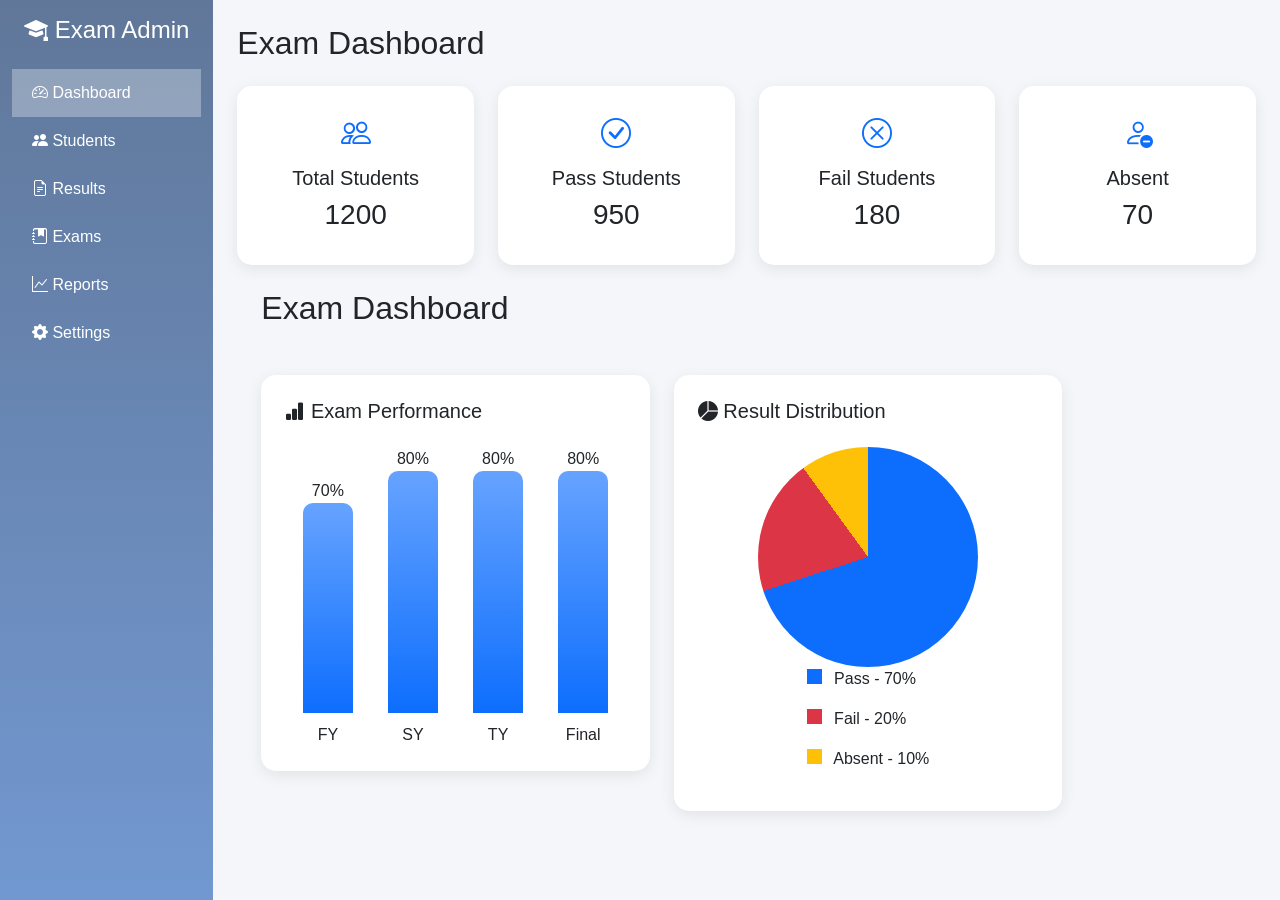
<file: index.html>
<!DOCTYPE html>
<html lang="en">
<head>
    <meta charset="UTF-8">
    <title>Exam Admin Dashboard</title>

    
    <link href="https://cdn.jsdelivr.net/npm/bootstrap@5.3.2/dist/css/bootstrap.min.css" rel="stylesheet">

    
    <link href="https://cdn.jsdelivr.net/npm/bootstrap-icons@1.11.3/font/bootstrap-icons.css" rel="stylesheet">

    
    <link rel="stylesheet" href="style.css">
</head>

<body>

<div class="container-fluid">
    <div class="row">

        
        <div class="col-lg-2 col-md-3 sidebar">
            <h4 class="text-white text-center mt-3">
                <i class="bi bi-mortarboard-fill"></i> Exam Admin
            </h4>

            <ul class="nav flex-column mt-4">

                <li class="nav-item">
                    <a class="nav-link active" href="#">
                        <i class="bi bi-speedometer2"></i> Dashboard
                    </a>
                </li>

                <li class="nav-item">
                    <a class="nav-link" href="#">
                        <i class="bi bi-people-fill"></i> Students
                    </a>
                </li>

                <li class="nav-item">
                    <a class="nav-link" href="#">
                        <i class="bi bi-file-earmark-text"></i> Results
                    </a>
                </li>

                <li class="nav-item">
                    <a class="nav-link" href="#">
                        <i class="bi bi-journal-bookmark-fill"></i> Exams
                    </a>
                </li>

                <li class="nav-item">
                    <a class="nav-link" href="#">
                        <i class="bi bi-graph-up"></i> Reports
                    </a>
                </li>

                <li class="nav-item">
                    <a class="nav-link" href="#">
                        <i class="bi bi-gear-fill"></i> Settings
                    </a>
                </li>

            </ul>
        </div>

        <!-- MAIN CONTENT -->
        <div class="col-lg-10 col-md-9 p-4 main-content">

            <h2 class="mb-4">Exam Dashboard</h2>

            <!-- STAT CARDS -->
            <div class="row g-4">

                <div class="col-md-6 col-lg-3">
                    <div class="card stat-card">
                        <i class="bi bi-people stat-icon"></i>
                        <h5>Total Students</h5>
                        <h3>1200</h3>
                    </div>
                </div>

                <div class="col-md-6 col-lg-3">
                    <div class="card stat-card">
                        <i class="bi bi-check-circle stat-icon"></i>
                        <h5>Pass Students</h5>
                        <h3>950</h3>
                    </div>
                </div>

                <div class="col-md-6 col-lg-3">
                    <div class="card stat-card">
                        <i class="bi bi-x-circle stat-icon"></i>
                        <h5>Fail Students</h5>
                        <h3>180</h3>
                    </div>
                </div>

                <div class="col-md-6 col-lg-3">
                    <div class="card stat-card">
                        <i class="bi bi-person-dash stat-icon"></i>
                        <h5>Absent</h5>
                        <h3>70</h3>
                    </div>
                </div>

            </div>

             <div class="col-lg-10 col-md-9 p-4 main-content">

            <h2 class="mb-4">Exam Dashboard</h2>

            <!-- GRAPH SECTION -->
            <div class="row mt-4 g-4">

                <!-- BAR GRAPH -->
                <div class="col-lg-6">
                    <div class="card graph-card p-4">
                        <h5 class="mb-4">
                            <i class="bi bi-bar-chart-fill"></i> Exam Performance
                        </h5>

                        <div class="bar-graph">

                            <div class="bar-box">
                                <div class="percent">70%</div>
                                <div class="bar-fill" style="height:70%"></div>
                                <span>FY</span>
                            </div>

                            <div class="bar-box">
                                <div class="percent">80%</div>
                                <div class="bar-fill" style="height:85%"></div>
                                <span>SY</span>
                            </div>

                            <div class="bar-box">
                                <div class="percent">80%</div>
                                <div class="bar-fill" style="height:90%"></div>
                                <span>TY</span>
                            </div>

                            <div class="bar-box">
                                <div class="percent">80%</div>
                                <div class="bar-fill" style="height:95%"></div>
                                <span>Final</span>
                            </div>

                        </div>
                    </div>
                </div>

                <!-- PIE CHART -->
                <div class="col-lg-6">
                    <div class="card graph-card p-4">
                        <h5 class="mb-4">
                            <i class="bi bi-pie-chart-fill"></i> Result Distribution
                        </h5>

                        <div class="pie-section">
                            <div class="pie-chart"></div>

                            <div class="pie-info">
                                <p><span class="pass"></span> Pass - 70%</p>
                                <p><span class="fail"></span> Fail - 20%</p>
                                <p><span class="absent"></span> Absent - 10%</p>
                            </div>
                        </div>
                    </div>
                </div>

            </div>

        </div>
    </div>
</div>

</body>
</html>
</file>
<file: style.css>
body{
    background:#f4f6f9;
    font-family:Arial, sans-serif;
}

/* SIDEBAR */
.sidebar{
    min-height:100vh;
    background:linear-gradient(to bottom,#607799,#7298d1);
}

.sidebar .nav-link{
    color:white;
    padding:12px 20px;
    transition:0.3s;
}

.sidebar .nav-link:hover{
    background:rgba(255,255,255,0.2);
    padding-left:28px;
}

.sidebar .active{
    background:rgba(255,255,255,0.3);
}

/* CARDS */
.stat-card{
    border:none;
    padding:25px;
    border-radius:15px;
    box-shadow:0 4px 15px rgba(0,0,0,0.08);
    transition:0.3s;
    text-align:center;
}

.stat-card:hover{
    transform:translateY(-8px);
    box-shadow:0 10px 25px rgba(0,0,0,0.15);
}

.stat-icon{
    font-size:30px;
    color:#0d6efd;
    margin-bottom:10px;
}

/* GRAPH CARD */
.graph-card{
    border:none;
    border-radius:15px;
    box-shadow:0 4px 15px rgba(0,0,0,0.08);
    transition:0.3s;
}


/* BAR GRAPH */
.bar-graph{
    height:300px;
    display:flex;
    align-items:flex-end;
    justify-content:space-around;
}

.bar-box{
    width:70px;
    height:100%;
    display:flex;
    flex-direction:column;
    justify-content:flex-end;
    align-items:center;
}

.bar-fill{
    width:50px;
    background:linear-gradient(to top,#0d6efd,#66a3ff);
    border-radius:10px 10px 0 0;
    transition:0.3s;
}



.bar-box span{
    margin-top:10px;
}

/* PIE CHART */
.pie-section{
    display:flex;
    align-items:center;
    justify-content:space-around;
    flex-wrap:wrap;
}

.pie-chart{
    width:220px;
    height:220px;
    border-radius:50%;
    background:conic-gradient(
        #0d6efd 0% 70%,
        #dc3545 70% 90%,
        #ffc107 90% 100%
    );
    transition:0.4s;
}


.pie-info span{
    display:inline-block;
    width:15px;
    height:15px;
    margin-right:8px;
}

.pass{ background:#0d6efd; }
.fail{ background:#dc3545; }
.absent{ background:#ffc107; }

/* MOBILE */
@media(max-width:768px){
    .sidebar{
        min-height:auto;
    }

    .bar-graph{
        height:220px;
    }
}
</file>
